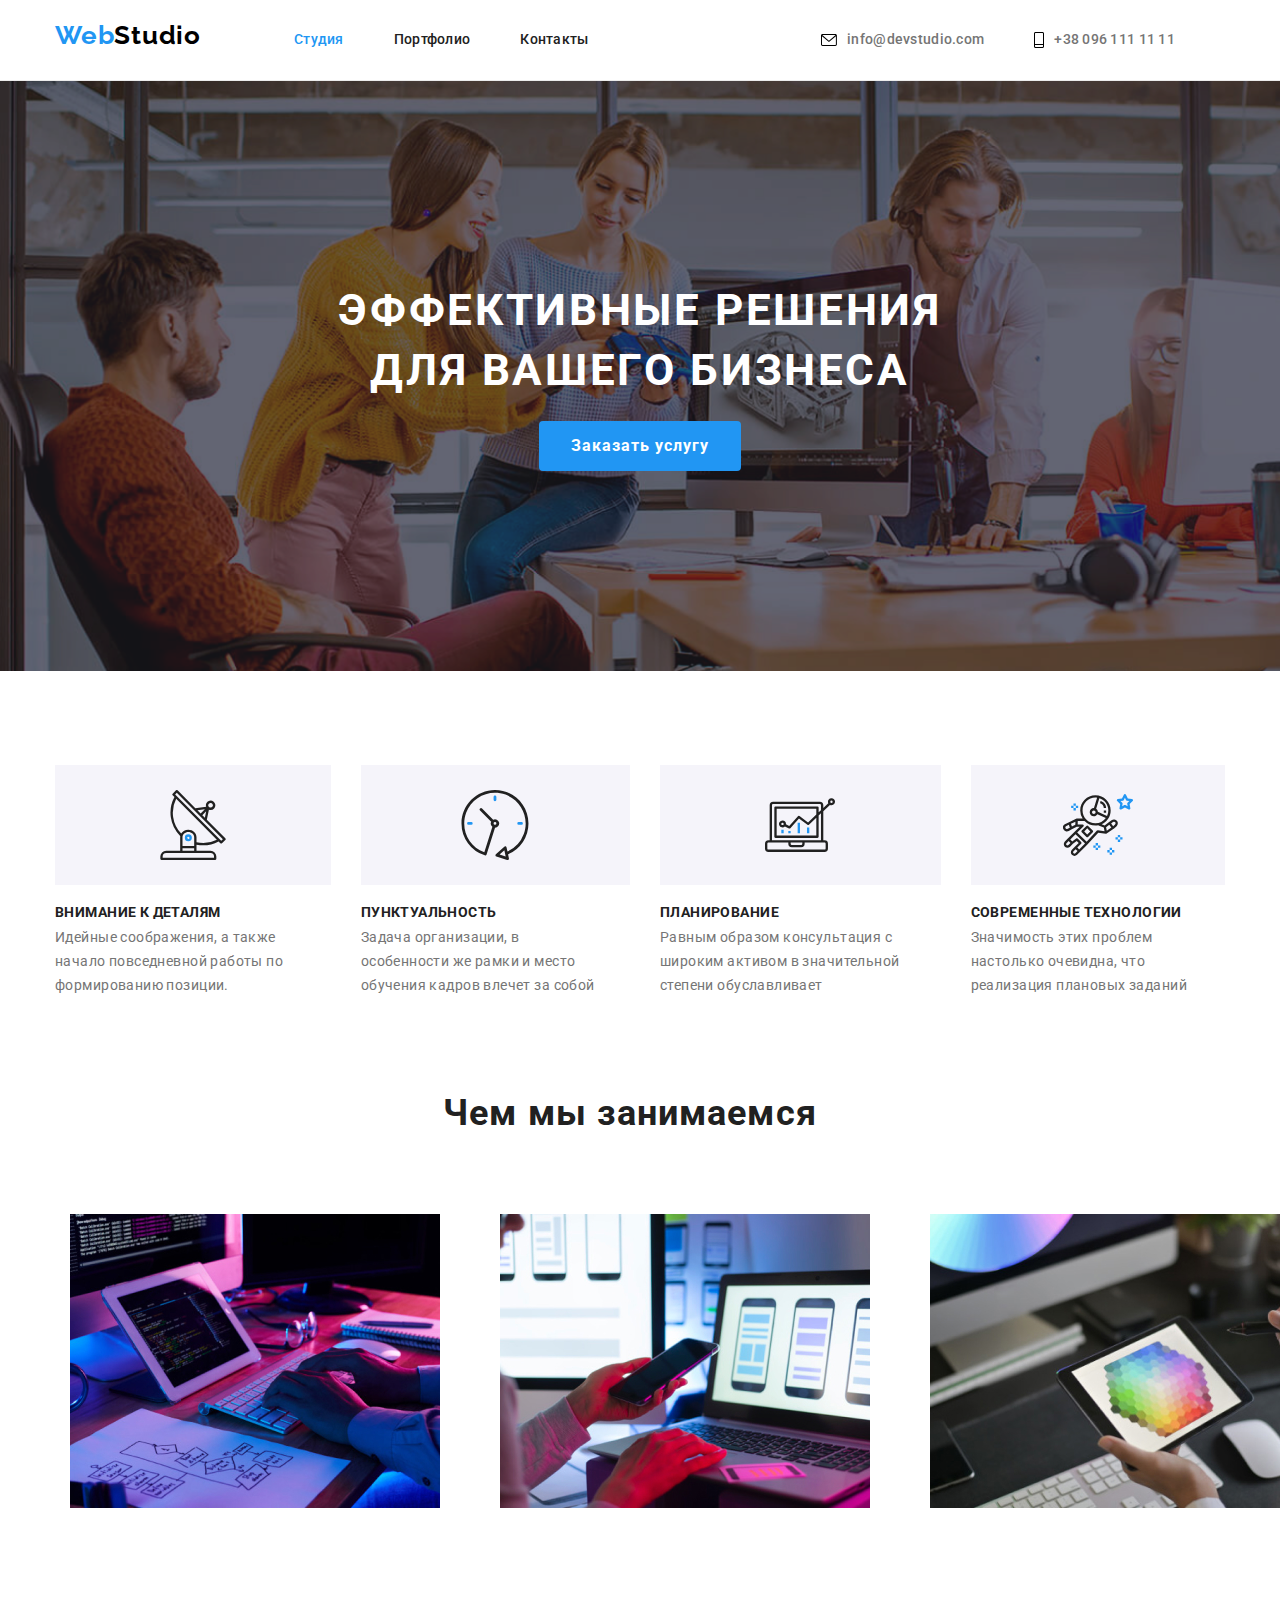
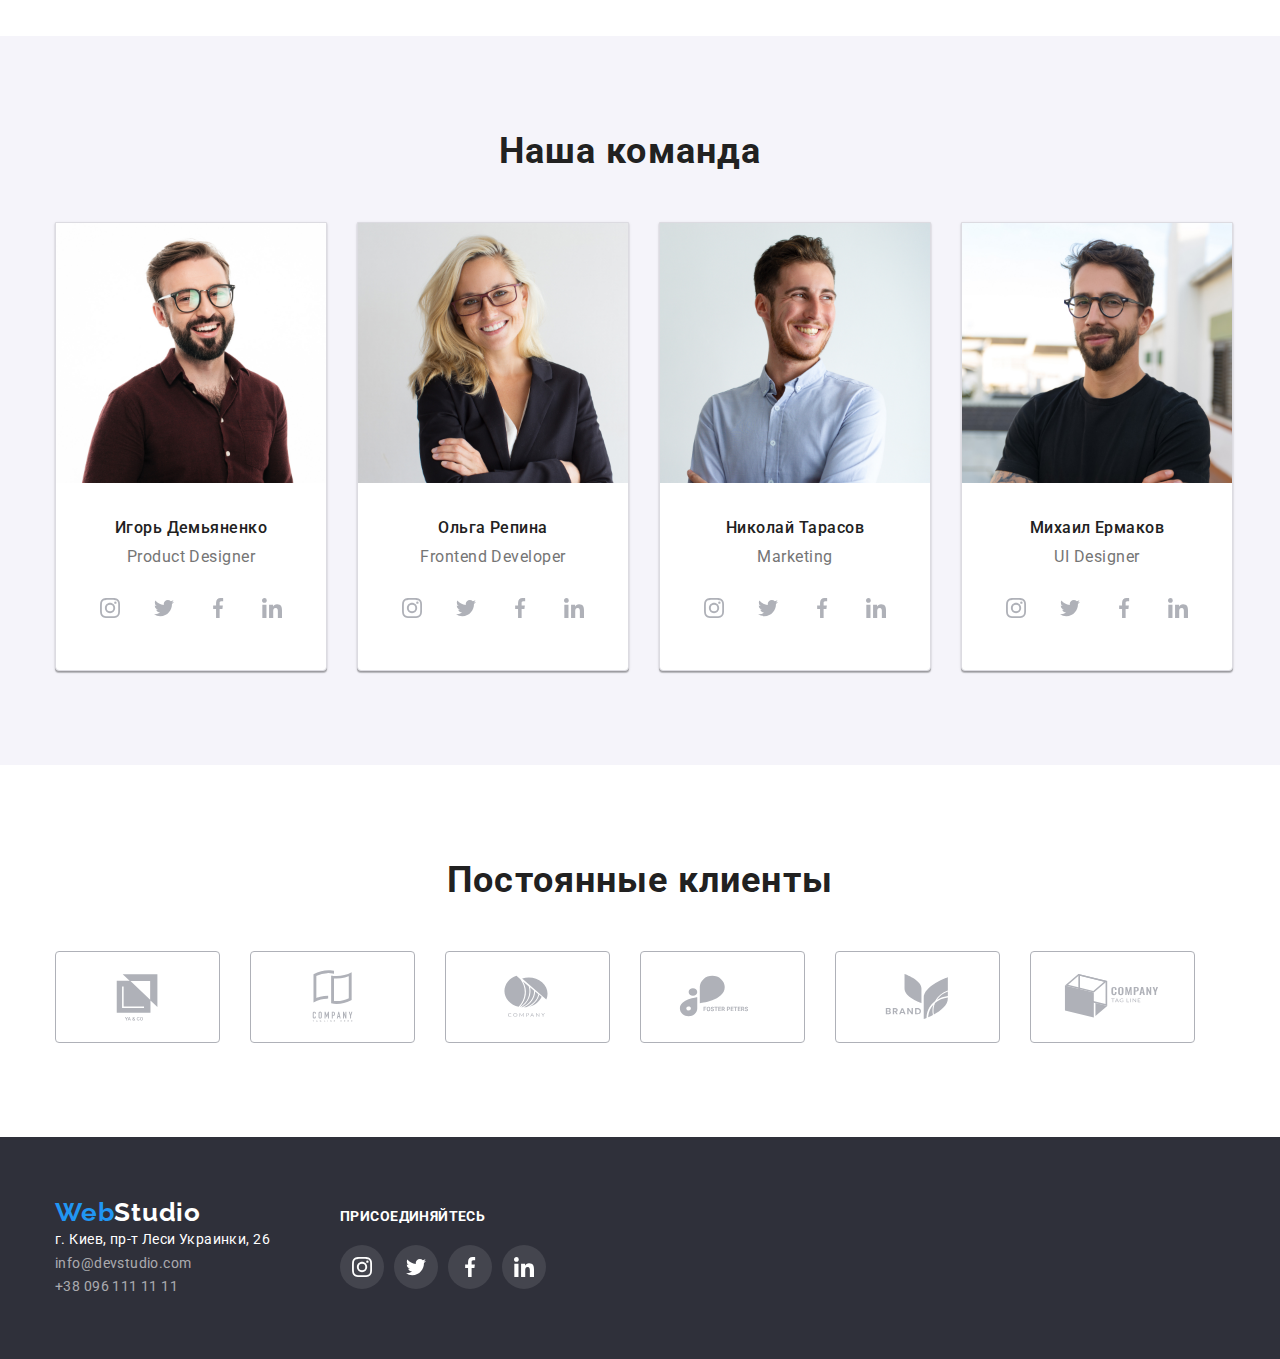
<file: index.html>
<!DOCTYPE html>
<html lang="ru">

<head>
    <meta charset="UTF-8">
    <meta http-equiv="X-UA-Compatible" content="IE=edge">
    <meta name="viewport" content="width=device-width, initial-scale=1.0">
    <title>Document</title>

    
    <link rel="preconnect" href="https://fonts.gstatic.com" crossorigin>
    <link
        href="https://fonts.googleapis.com/css2?family=Raleway:wght@700&family=Roboto:wght@400;500;700;900&display=swap"
        rel="stylesheet">
    <link rel="stylesheet" href="https://cdn.jsdelivr.net/npm/modern-normalize@1.1.0/modern-normalize.min.css" />
    <link rel="stylesheet" href="./css/styles.css">
</head>

<body>

    <!--header -->
    <header class="header-border"> 
    
        <div class="container header-container">
            <a class="title-name link" href="./index.html"> Web<span class="studio-black">Studio</span> </a>
            <nav>
                <ul class="header-options list">
    
                    <li class="header-options-text"><a class="header-options-item link current" href="./index.html"> Студия</a></li>
                    <li class="header-options-text"><a class="header-options-item link " href="./portfolio.html"> Портфолио</a></li>
                    <li class="header-options-text"><a class="header-options-item link " href=""> Контакты</a></li>
                </ul>
            </nav>
    
            <ul class="header-options list header-group">
                <li class="header-options-text" ><a class="header-options-tel link" href="mailto:info@devstudio.com"><svg class="header-icon"  width="16" height="12">
                    <use href="./images/icons2.svg#icon1-envelope"></use>
                </svg>info@devstudio.com</a></li>
                <li class="header-options-text"><a class="header-options-tel link" href="tel:+380961111111">
                    <svg class="header-icon" width="10" height="16">
                        <use href="./images/icons2.svg#icon1-Vector"></use>
                    </svg>+38 096 111 11 11</a></li>
            </ul>    
        </div>
        
    </header>

    <!-- main-->
    <main>
        
        <section class="main-bcg">
            <div class=" container">
                <h1 class="main-text">Эффективные решения для вашего бизнеса</h1>
                <button class="main-btn btn" type="button">Заказать услугу</button>
        </div></section>
        

        <!-- what we do-->
        <section class="section">
            <div class=" container">
            <ul class="list header-container">
                <li class="wedo-group" >
                    <div class="wedo-pic" ><svg class="wedo-icon" width="70" height="70">
                        <use href="./images/wedo.svg#icon-antenna"></use>
                    </svg></div>
                    <h3 class="wedo-head">Внимание к деталям</h3>
                    <p class="wedo-text">Идейные соображения, а также начало повседневной работы по формированию
                        позиции.</p>
                </li>


                <li class="wedo-group">
                    <div class="wedo-pic"><svg class="wedo-icon" width="70" height="70">
                        <use href="./images/wedo.svg#icon-clock"></use>
                    </svg></div>
                    <h3 class="wedo-head">Пунктуальность</h3>
                    <p class="wedo-text">Задача организации, в особенности же рамки и место обучения кадров влечет за
                        собой</p>
                </li>


                <li class="wedo-group">
                    <div class="wedo-pic"><svg class="wedo-icon" width="70" height="70">
                        <use href="./images/wedo.svg#icon-diagram"></use>
                    </svg></div>
                    <h3 class="wedo-head">Планирование</h3>
                    <p class="wedo-text">Равным образом консультация с широким активом в значительной степени
                        обуславливает</p>
                </li>


                <li>
                    <div class="wedo-pic"><svg class="wedo-icon" width="70" height="70">
                        <use href="./images/wedo.svg#icon-astronaut"></use>
                    </svg></div>
                    <h3 class="wedo-head">Современные технологии</h3>
                    <p class="wedo-text">Значимость этих проблем настолько очевидна, что реализация плановых заданий</p>
                </li>
            </ul>
        </div>


        </section>
        <section class="wedo-pics" >
            <div class=" container">
            <h2 class="wedo">Чем мы занимаемся</h2>
            <ul class="wedo-img wedo-list list">
                <li class="wedowedo"><img src="./images/box1.jpg" alt="компьютер-1" width="370"></li>
                <li class="wedowedo" ><img src="./images/box2.jpg" alt="компьютер-2" width="370"></li>
                <li class="wedowedo"><img src="./images/box3.jpg" alt="компьютер-3" width="370"></li>
            </ul>

            </div>
        </section>

        <!-- staff-->
        <section class=" staff-bcg">
            <div class=" container">
            <h2 class="wedo-team">Наша команда</h2>
            <ul class=" staff-list list">
                
                <li class="staff-group"><img class="staff-img" src="./images/4.jpg" alt="Игорь" width="270">
                    <div class="staff-text">
                    <h3 class="staff-name">Игорь Демьяненко</h3>
                    <p class="staff-position" lang="en">Product Designer</p>
                        
                    
                        <ul class="social-media list">
                            <li class="social-media-item">
                                <a class="social-media-link link" href="" target="_blank" rel="noopener noreferer" aria-label="instagram"><svg
                                        class="social-media-icon" width="20" height="20">
                                        <use href="./images/icons.svg#icon-instagram"></use>
                                    </svg></a>
                            </li>
                        
                            <li class="social-media-item"><a class="social-media-link link" href="" target="_blank" rel="noopener noreferer"
                                    aria-label="twitter"><svg class="social-media-icon" width="20" height="20">
                                        <use href="./images/icons.svg#icon-twitter"></use>
                                    </svg></a></li>
                        
                            <li class="social-media-item"><a class="social-media-link link" href="" target="_blank" rel="noopener noreferer"
                                    aria-label="facebook">
                                    <svg class="social-media-icon" width="20" height="20">
                                        <use href="./images/icons.svg#icon-facebook"></use>
                                    </svg></a></li>
                        
                            <li class="social-media-item"><a class="social-media-link link" href="" target="_blank" rel="noopener noreferer"
                                    aria-label="linkedin">
                                    <svg class="social-media-icon" width="20" height="20">
                                        <use href="./images/icons.svg#icon-linkedin"></use>
                                    </svg></a></li>
                        </ul>
                    
                    
                </div></li>

                <li class="staff-group"><img class="staff-img" src="./images/5.jpg" alt="Ольга" width="270">
                    <div class="staff-text">
                    <h3 class="staff-name">Ольга Репина</h3>
                    <p class="staff-position" lang="en">Frontend Developer</p>  
                    <ul class="social-media list">
                        <li class="social-media-item">
                            <a class="social-media-link link" href="" target="_blank" rel="noopener noreferer" aria-label="instagram"><svg
                                    class="social-media-icon" width="20" height="20">
                                    <use href="./images/icons.svg#icon-instagram"></use>
                                </svg></a>
                        </li>
                    
                        <li class="social-media-item"><a class="social-media-link link" href="" target="_blank" rel="noopener noreferer"
                                aria-label="twitter"><svg class="social-media-icon" width="20" height="20">
                                    <use href="./images/icons.svg#icon-twitter"></use>
                                </svg></a></li>
                    
                        <li class="social-media-item"><a class="social-media-link link" href="" target="_blank" rel="noopener noreferer"
                                aria-label="facebook">
                                <svg class="social-media-icon" width="20" height="20">
                                    <use href="./images/icons.svg#icon-facebook"></use>
                                </svg></a></li>
                    
                        <li class="social-media-item"><a class="social-media-link link" href="" target="_blank" rel="noopener noreferer"
                                aria-label="linkedin">
                                <svg class="social-media-icon" width="20" height="20">
                                    <use href="./images/icons.svg#icon-linkedin"></use>
                                </svg></a></li>
                    </ul>
                </div></li>

                <li class="staff-group"><img class="staff-img" src="./images/6.jpg" alt="Николай" width="270">
                    <div class="staff-text">
                    <h3 class="staff-name">Николай Тарасов</h3>
                    <p class="staff-position" lang="en">Marketing</p>
                    <ul class="social-media list">
                        <li class="social-media-item">
                            <a class="social-media-link link" href="" target="_blank" rel="noopener noreferer" aria-label="instagram"><svg
                                    class="social-media-icon" width="20" height="20">
                                    <use href="./images/icons.svg#icon-instagram"></use>
                                </svg></a>
                        </li>
                    
                        <li class="social-media-item"><a class="social-media-link link" href="" target="_blank" rel="noopener noreferer"
                                aria-label="twitter"><svg class="social-media-icon" width="20" height="20">
                                    <use href="./images/icons.svg#icon-twitter"></use>
                                </svg></a></li>
                    
                        <li class="social-media-item"><a class="social-media-link link" href="" target="_blank" rel="noopener noreferer"
                                aria-label="facebook">
                                <svg class="social-media-icon" width="20" height="20">
                                    <use href="./images/icons.svg#icon-facebook"></use>
                                </svg></a></li>
                    
                        <li class="social-media-item"><a class="social-media-link link" href="" target="_blank" rel="noopener noreferer"
                                aria-label="linkedin">
                                <svg class="social-media-icon" width="20" height="20">
                                    <use href="./images/icons.svg#icon-linkedin"></use>
                                </svg></a></li>
                    </ul>
                </div></li>


                <li class="staff-group"><img class="staff-img" src="./images/7.jpg" alt="Михаил" width="270">
                    <div class="staff-text">
                    <h3 class="staff-name">Михаил Ермаков</h3>
                    <p class="staff-position" lang="en">UI Designer</p>
                    <ul class="social-media list">
                        <li class="social-media-item">
                            <a class="social-media-link link" href="" target="_blank" rel="noopener noreferer" aria-label="instagram"><svg
                                    class="social-media-icon" width="20" height="20">
                                    <use href="./images/icons.svg#icon-instagram"></use>
                                </svg></a>
                        </li>
                    
                        <li class="social-media-item"><a class="social-media-link link" href="" target="_blank" rel="noopener noreferer"
                                aria-label="twitter"><svg class="social-media-icon" width="20" height="20">
                                    <use href="./images/icons.svg#icon-twitter"></use>
                                </svg></a></li>
                    
                        <li class="social-media-item"><a class="social-media-link link" href="" target="_blank" rel="noopener noreferer"
                                aria-label="facebook">
                                <svg class="social-media-icon" width="20" height="20">
                                    <use href="./images/icons.svg#icon-facebook"></use>
                                </svg></a></li>
                    
                        <li class="social-media-item"><a class="social-media-link link" href="" target="_blank" rel="noopener noreferer"
                                aria-label="linkedin">
                                <svg class="social-media-icon" width="20" height="20">
                                    <use href="./images/icons.svg#icon-linkedin"></use>
                                </svg></a></li>
                    </ul>
                </div></li>
                
            </ul>
            </div>
        </section>

        <!--clients-->

        <section class=" clients-bcg">
            <div class=" container">
                <h2 class=" clients-name">Постоянные клиенты</h2>
                
                    <ul class="clients-list list">
                        <li class="clients-item" > <a class="clients-link link" href="" target="_blank" rel="noopener noreferer" aria-label="client-1"><svg class=" clients-icon" width="106" height="60">
                        <use href="./images/icons.svg#icon-Logo1"></use></svg> </a></li>
                        <li class="clients-item"> <a class="clients-link link" href="" target="_blank" rel="noopener noreferer" aria-label="client-2"><svg class=" clients-icon" width="106" height="60">
                        <use href="./images/icons.svg#icon-Logo2"></use></svg> </a></li>
                        <li class="clients-item"><a class="clients-link link" href="" target="_blank" rel="noopener noreferer" aria-label="client-3"><svg class=" clients-icon" width="106" height="60">
                        <use href="./images/icons.svg#icon-Logo3"></use></svg> </a></li>
                        <li class="clients-item"><a class="clients-link link" href="" target="_blank" rel="noopener noreferer" aria-label="client-4"><svg class=" clients-icon" width="106" height="60">
                        <use href="./images/icons.svg#icon-Logo4"></use></svg> </a></li>
                        <li class="clients-item"><a class="clients-link link" href="" target="_blank" rel="noopener noreferer" aria-label="client-5"><svg class=" clients-icon" width="106" height="60">
                        <use href="./images/icons.svg#icon-Logo5"></use></svg> </a></li>
                        <li class="clients-item"><a class="clients-link link" href="" target="_blank" rel="noopener noreferer" aria-label="client-6"><svg class=" clients-icon" width="106" height="60">
                        <use href="./images/icons.svg#icon-Logo6"></use></svg> </a></li> 
                    </ul>
            </div>
         </section>


    </main>
    <!--footer-->
    <footer class="footer-bcg">
        <div class="footer-container">
            <div class="footer-list">
                <a class="footer-name link" href="index.html"> Web<span class="studio-white">Studio</span></a>
                
            
                <ul class="list">
                    <li class="footer-white link"><a class="footer-white link" href="https://goo.gl/maps/7HZzm9QdchbtxohQ8" target="_blank" rel="noopener nofollow noreferrer">г. Киев,
                        пр-т Леси Украинки, 26</a></li>
                    <li><a class="footer-grey link" href="mailto:info@devstudio.com">info@devstudio.com</a></li>
                    <li><a class="footer-grey link" href="tel:+380961111111">+38 096 111 11 11</a></li>
                </ul>
            </div>

            <div class="subscribe">
            <p class="subscribe-title">присоединяйтесь</p>
            <ul class="social-media list">
                <li class="social-media-item">
                    <a class="social-media-link link" href="" target="_blank" rel="noopener noreferer" aria-label="instagram">
                        <svg class="social-media-icon-footer" width="20" height="20">
                            <use href="./images/icons.svg#icon-instagram"></use>
                        </svg>
                    </a>
                </li>
                <li class="social-media-item">
                    <a class="social-media-link link" href="" target="_blank" rel="noopener noreferer" aria-label="instagram">
                        <svg class="social-media-icon-footer" width="20" height="20">
                            <use href="./images/icons.svg#icon-twitter"></use>
                        </svg>
                    </a>
                </li>
                <li class="social-media-item">
                    <a class="social-media-link link" href="" target="_blank" rel="noopener noreferer" aria-label="instagram">
                        <svg class="social-media-icon-footer" width="20" height="20">
                            <use href="./images/icons.svg#icon-facebook"></use>
                        </svg>
                    </a>
                </li>
                <li class="social-media-item">
                    <a class="social-media-link link" href="" target="_blank" rel="noopener noreferer" aria-label="instagram">
                        <svg class="social-media-icon-footer" width="20" height="20">
                            <use href="./images/icons.svg#icon-linkedin"></use>
                        </svg>
                    </a>
                </li>
            </ul>
        </div>
        </div>
    </footer>
</body>

</html>
</file>
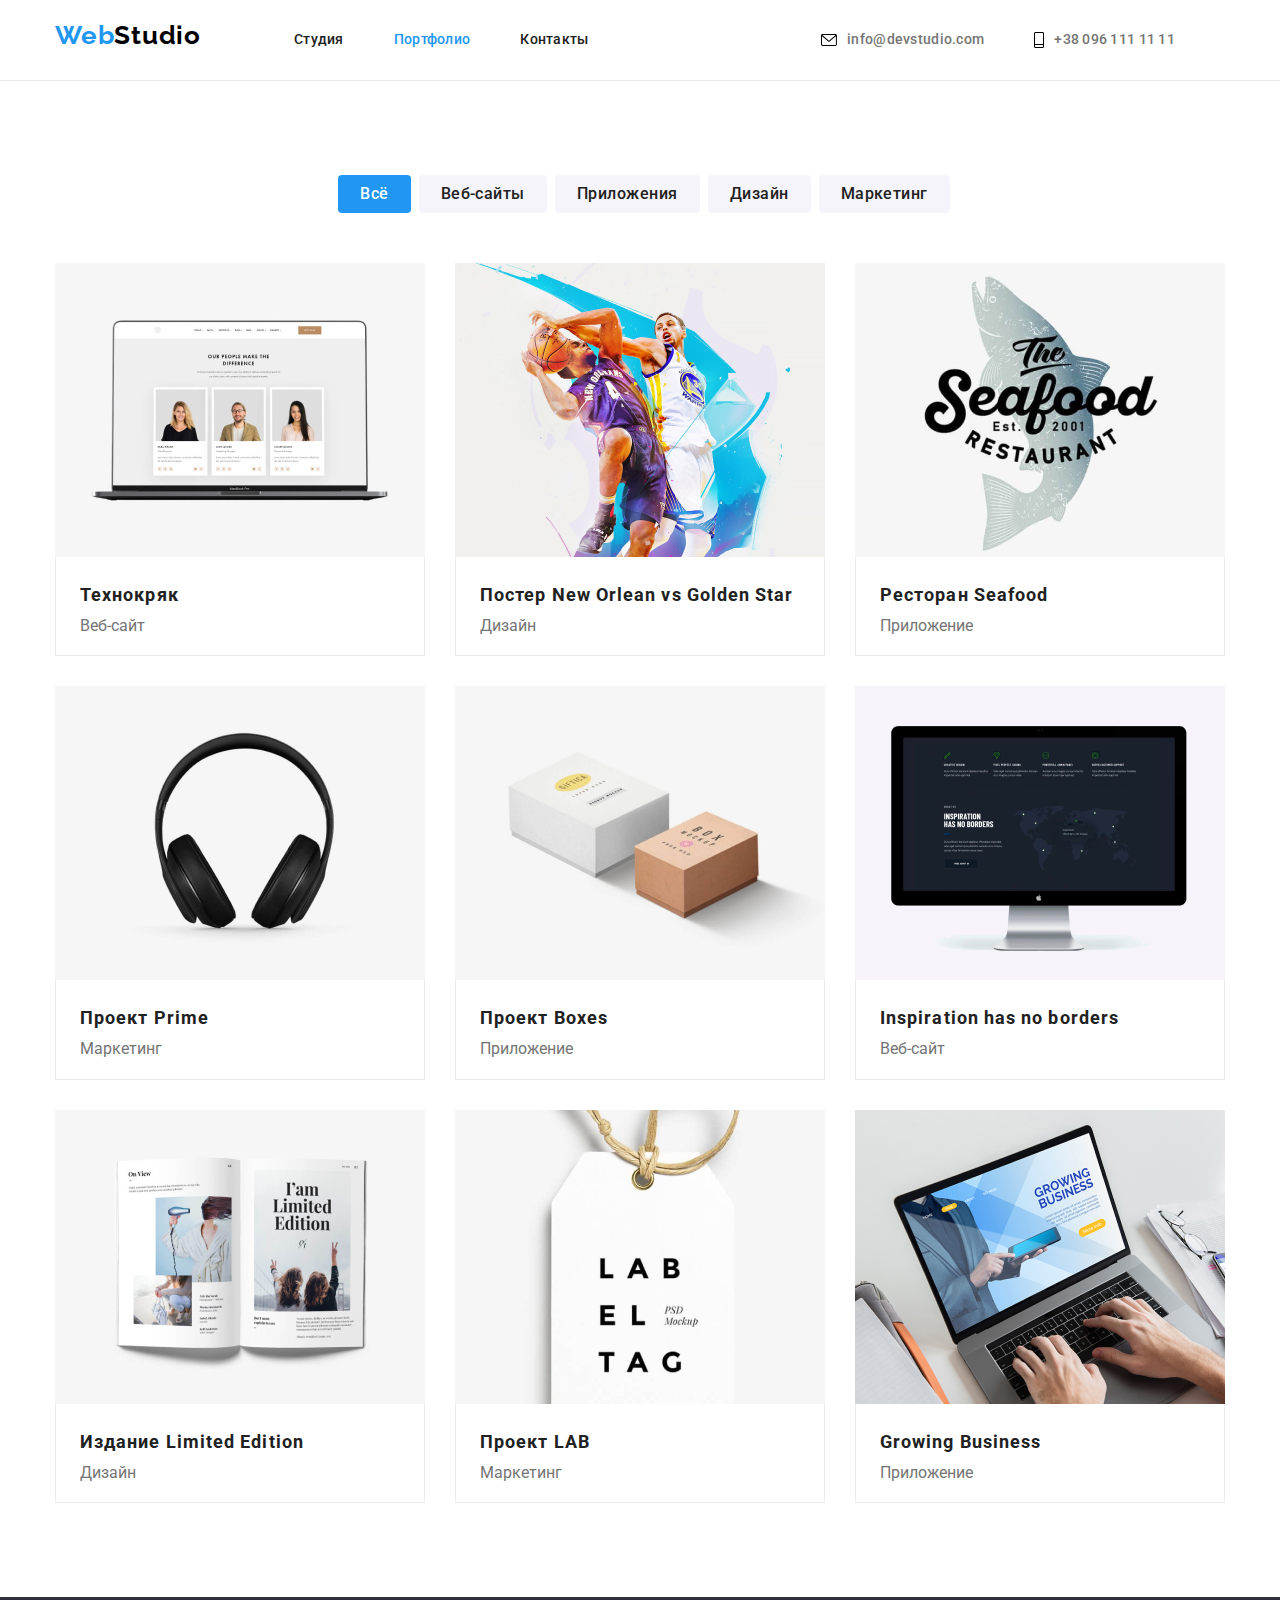
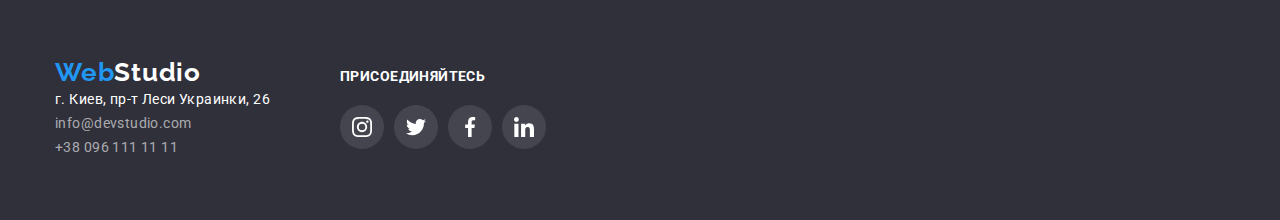
<file: portfolio.html>
<!DOCTYPE html>
<html lang="ru">

<head>
    <meta charset="UTF-8">
    <meta http-equiv="X-UA-Compatible" content="IE=edge">
    <meta name="viewport" content="width=device-width, initial-scale=1.0">
    <title>Document</title>

   
    <link rel="preconnect" href="https://fonts.gstatic.com" crossorigin>
    <link
        href="https://fonts.googleapis.com/css2?family=Raleway:wght@700&family=Roboto:wght@400;500;700;900&display=swap"
        rel="stylesheet">
    <link rel="stylesheet" href="https://cdn.jsdelivr.net/npm/modern-normalize@1.1.0/modern-normalize.min.css" />
    <link rel="stylesheet" href="./css/styles.css">
</head>



<body>
    <!--header -->
    <header class="header-border">
    
        <div class="container header-container">
            <a class="title-name link" href="./index.html"> Web<span class="studio-black">Studio</span> </a>
            <nav>
                <ul class="header-options list">
        
                    <li class="header-options-text"><a class="header-options-item link" href="./index.html"> Студия</a>
                    </li>
                    <li class="header-options-text"><a class="header-options-item link current" href="./portfolio.html"> Портфолио</a>
                    </li>
                    <li class="header-options-text"><a class="header-options-item link" href=""> Контакты</a></li>
                </ul>
            </nav>
        
            <ul class="header-options list header-group">
                <li class="header-options-text"><a class="header-options-tel link" href="mailto:info@devstudio.com"><svg
                            class="header-icon" width="16" height="12">
                            <use href="./images/icons2.svg#icon1-envelope"></use>
                        </svg>info@devstudio.com</a></li>
                <li class="header-options-text"><a class="header-options-tel link" href="tel:+380961111111">
                        <svg class="header-icon" width="10" height="16">
                            <use href="./images/icons2.svg#icon1-Vector"></use>
                        </svg>+38 096 111 11 11</a></li>
            </ul>
        </div>
        
    </header>

    <!-- main-->
    <main>
        <section class="section">
            <div class="container">  
            <ul class="work-list list">
        <li class="btn-portfolio-class"><button class="btn-portfolio current-btn" type="button">Всё</button></li>
        <li class="btn-portfolio-class"><button class="btn-portfolio" type="button">Веб-сайты</button></li>
        <li class="btn-portfolio-class"><button class="btn-portfolio" type="button">Приложения</button></li>
        <li class="btn-portfolio-class"><button class="btn-portfolio" type="button">Дизайн</button></li>
        <li class="btn-portfolio-class"><button class="btn-portfolio" type="button">Маркетинг</button></li>
        </ul>
         
            <ul class=" work-pic list">
<li class="projects-group" ><img class="projects link" src="./images/img-1.jpg" alt="Технокряк" width="270">
    <div class="projects-text"> <h3 class="projects-head">Технокряк</h3>
    <p class="project-kind">Веб-сайт</p></div>
</li>

<li class="projects-group"><img class="projects link" src="./images/img-2.jpg" alt="Постер" width="270">
    <div class="projects-text"><h3 class="projects-head">Постер New Orlean vs Golden Star</h3>
    <p class="project-kind">Дизайн</p></div>
</li>

<li class="projects-group"><img class="projects link" src="./images/img-3.jpg" alt="Ресторан" width="270">
    <div class="projects-text"><h3 class="projects-head">Ресторан Seafood</h3>
    <p class="project-kind">Приложение</p></div>
</li>


<li class="projects-group"><img class="projects link" src="./images/img-4.jpg" alt="Проект" width="270">
    <div class="projects-text"><h3 class="projects-head">Проект Prime</h3>
    <p class="project-kind">Маркетинг</p></div>
</li>
<li class="projects-group"><img class="link projects" src="./images/img-5.jpg" alt="Boxes" width="270">
    <div class="projects-text"><h3 class="projects-head">Проект Boxes</h3>
    <p class="project-kind">Приложение</p></div>
</li>

<li class="projects-group"><img class="projects link" src="./images/img-6.jpg" alt="Inspiration has no borders" width="270">
    <div class="projects-text"><h3 class="projects-head" lang="en"> Inspiration has no borders</h3>
    <p class="project-kind" >Веб-сайт</p></div>
</li>

<li class="projects-group"><img class="projects link" src="./images/img-7.jpg" alt="Издание Limited Edition" width="270">
    <div class="projects-text"><h3 class="projects-head">Издание Limited Edition</h3>
    <p class="project-kind">Дизайн</p></div>
</li>
<li class="projects-group"><img class="projects link" src="./images/img-8.jpg" alt="LAB" width="270">
    <div class="projects-text"><h3 class="projects-head">Проект LAB</h3>
    <p class="project-kind">Маркетинг</p></div></li>

<li class="projects-group"><img class="projects link" src="./images/img-9.jpg" alt="Growing Business" width="270">
    <div class="projects-text"><h3 class="projects-head" lang="en">Growing Business</h3>
    <p class="project-kind" >Приложение</p></div>
</li>

            </ul>
            </div>
        </section>
    </main>
        <!--footer-->
        <footer class="footer-bcg">
            <div class="footer-container">
                <div class="footer-list">
                    <a class="footer-name link" href="index.html"> Web<span class="studio-white">Studio</span></a>
        
        
                    <ul class="list">
                        <li class="footer-white link"><a class="footer-white link" href="https://goo.gl/maps/7HZzm9QdchbtxohQ8"
                                target="_blank" rel="noopener nofollow noreferrer">г. Киев,
                                пр-т Леси Украинки, 26</a></li>
                        <li><a class="footer-grey link" href="mailto:info@devstudio.com">info@devstudio.com</a></li>
                        <li><a class="footer-grey link" href="tel:+380961111111">+38 096 111 11 11</a></li>
                    </ul>
                </div>
        
                <div class="subscribe">
                    <p class="subscribe-title">присоединяйтесь</p>
                    <ul class="social-media list">
                        <li class="social-media-item">
                            <a class="social-media-link link" href="" target="_blank" rel="noopener noreferer" aria-label="instagram">
                                <svg class="social-media-icon-footer" width="20" height="20">
                                    <use href="./images/icons.svg#icon-instagram"></use>
                                </svg>
                            </a>
                        </li>
                        <li class="social-media-item">
                            <a class="social-media-link link" href="" target="_blank" rel="noopener noreferer" aria-label="instagram">
                                <svg class="social-media-icon-footer" width="20" height="20">
                                    <use href="./images/icons.svg#icon-twitter"></use>
                                </svg>
                            </a>
                        </li>
                        <li class="social-media-item">
                            <a class="social-media-link link" href="" target="_blank" rel="noopener noreferer" aria-label="instagram">
                                <svg class="social-media-icon-footer" width="20" height="20">
                                    <use href="./images/icons.svg#icon-facebook"></use>
                                </svg>
                            </a>
                        </li>
                        <li class="social-media-item">
                            <a class="social-media-link link" href="" target="_blank" rel="noopener noreferer" aria-label="instagram">
                                <svg class="social-media-icon-footer" width="20" height="20">
                                    <use href="./images/icons.svg#icon-linkedin"></use>
                                </svg>
                            </a>
                        </li>
                    </ul>
                </div>
                </div>
        </footer>
    </body>
    
    </html>
</file>
<file: css/styles.css>
body{
    font-family: roboto, sans-serif ;
    font-style: normal;
    color: #212121;

    
    display:block;
    margin: 0;
}

*
{ box-sizing: border-box;}

h1,h2,h3,p{margin: 0;}


.link{
    text-decoration: none;
}
.list{
    list-style: none;
    margin: 0;
    padding: 0;
}
.studio-black{color: #000000;}
.studio-white{color: #FFFFFF;}

.header-list{
    display: flex;

}


.container{
width: 1200px;
padding-left: 15px;
padding-right: 15px;
margin-left: auto;
margin-right: auto;
}

.footer-container{
    width: 1200px;
    padding-left: 15px;
    padding-right: 15px;
    margin-left: auto;
    margin-right: auto;
    display: flex;
    align-items: baseline;
}

.header-container{
    display: flex;
    
}
.header-border{
    border-bottom: 1px solid #ececec;
    
}

.wedo{
   
    font-weight: 700;
    font-size: 36px;
    line-height: 1.17;
    text-align: center;
    letter-spacing: 0.03em;
    margin-bottom: 50px;
    color: #212121;
    margin-right: 20px;

    
}
.wedo-team{
    font-weight: 700;
    font-size: 36px;
    line-height: 1.17;
    text-align: center;
    letter-spacing: 0.03em;
    margin-bottom: 50px;
    color: #212121; 
    margin-right: 20px;
}

.wedo-list{
    display:flex;
    margin-right: 50px;
    margin-left: 30px;
}

.wedo-head{

font-weight: 700;
font-size: 14px;
line-height: 1.14;
letter-spacing: 0.03em;
text-transform: uppercase;
margin-top: 20px;

margin-bottom: 5px;

color: #212121;
}
.wedo-text{
    
    font-weight: 400;
    font-size: 14px;
    line-height: 1.71;
    letter-spacing: 0.03em;
    
    color: #757575;
    margin-right: 20px;
    ;

}

.wedo-img{
    margin-left: -15px;
    width: 355px;
   margin-right: 30px;
}


.wedo-pics{
    padding-bottom: 94px;
  
}
.wedo-icon{
    display: flex;
    justify-content: center;
    align-items: center;
    background-color: #F5F4FA;

}

.wedo-pic{
    background-color: #F5F4FA;
height: 120px;
display: flex;
justify-content: center;
align-items: center;

}

.wedowedo{
    margin: 30px;
}

.wedo-group:not(:last-child){
margin-right: 30px;
}

.title-name{
Font-family: Raleway;
font-weight: 700;
font-size: 26px;
line-height: 1.19;
letter-spacing: 0.03em;
margin-bottom: 20px;
margin-top: 20px;
color: #2196F3;
margin-right: 93px;

}

.footer-name{
    font-family: raleway;
    font-weight: 700;
    font-size: 26px;
    line-height: 1.19;
    letter-spacing: 0.03em;
    margin-top: 20px;
    margin-bottom: 20px;
    color: #2196F3;
    
    margin-left: 0px;
}

.header-options{
 display: flex;
 margin-left: auto;
align-items: center;
}

.header-options:hover,
.header-options:focus{
    color: #2196F3;
  
}
    
.header-options-item{
 font-weight: 500;
    font-size: 14px;
    line-height: 1.14;
    letter-spacing: 0.02em;
    color: #212121;

 padding: 32px 0;
 display: block;
 
 }

.header-options-tel{

font-weight: 500;
font-size: 14px;
line-height: 1.14;
letter-spacing: 0.02em;
    color: #757575; 
    
    padding: 32px 0px;
display: flex;
margin-left: auto;
align-items: center;
}
.header-options-text{
margin-right: 50px;
}

.header-icon{
    margin-right: 10px;
    
}

.header-options-item:hover,
.header-options-item:focus,
.header-options-tel:hover,
.header-options-tel:focus,
.footer-white:hover,
.footer-grey:hover,
.footer-white:focus,
.footer-grey:hover{
color:#2196F3;
fill: #2196F3;
}

.btn-portfolio:hover,
.btn-portfolio:focus
{
    background-color: #2196F3;
    color: #ffffff;
    box-shadow: 3px 3px 3px rgba(0, 0, 0, 0.12)
}


.main-text{
 
 
font-size: 44px;
line-height: 1.36;
text-align: center;
letter-spacing: 0.06em;
text-transform: uppercase;

color: #FFFFFF;
font-weight: 700px;
max-width: 700px;
 margin: 0 auto;
}
.main-btn{

    font-weight: 700;
    font-size: 16px;
    line-height: 1.88;
    
    letter-spacing: 0.06em;
     
    color: #FFFFFF;
    background-color: #2196F3;
    text-align: center;
    border-radius: 4px;
    

}
.main-bcg {
    background-image: url(../images/Img\ Overlay.png), url(../images/Img.png) ;
    background-size: cover;
    max-width: 1600px;
    background-color: rgba(47, 48, 58, 0.4);
    text-align: center;
    padding:  200px 0;
   
    
}

.staff-list{
    display:flex;
    margin: -15px;
    
    
}

.staff-name{

font-weight: 500;
font-size: 16px;
line-height: 1.19;
text-align: center;
letter-spacing: 0.03em;
color: #212121;
margin-bottom: 10px;

}

.staff-position{

font-weight: 400;
font-size: 16px;
line-height: 1.19;
text-align: center;
letter-spacing: 0.03em;
margin-bottom: 20px;

color: #757575;

}
.staff-bcg{
    background-color: #F5F4FA;  
    padding: 94px 0; 
}

.staff-text{
    padding-top: 30px;
    padding-bottom: 30px;
}

.staff-group{
    border: 1px solid #DCDBE1;
    margin: 15px;
    background-color: #FFFFFF;
    border-radius:0px 0px 4px 4px;
    box-shadow: 0px 1px 3px rgba(0, 0, 0, 0.12),
    0px 1px 1px rgba(0, 0, 0, 0.14),
    0px 2px 1px rgba(0, 0, 0, 0.2);
}

.staff-social{
    display: flex;
    justify-content: center;
}
.social-media{
    display: flex;
   justify-content: center ;
    
}
.social-media-item{
    width: 44px;
    height: 44px;

}

.social-media-item:hover .social-media-link,
.social-media-item:focus .social-media-link{
fill:#FFFFFF;
background-color: #2196F3;
}

.social-media-link:not(:last-child){
    fill: #AFB1B8;
    display: flex;
    width: 100%;
    height: 100%;
    border-radius: 50%;
    align-items: center;
    justify-content: center;
    margin-right: 10px;
}


.footer-social{
    fill: #fdfefe;

}

.projects {
width: 370px;
display: block;

}
.footer-white{

font-weight: 400;
font-size: 14px;
line-height: 1.71;
letter-spacing: 0.03em;
background-color: #2F303A;
text-transform: none;

color: #FFFFFF;
}
.footer-grey{

font-weight: 400;
font-size: 14px;
line-height: 1.71;
background-color: #2F303A;
letter-spacing: 0.03em;
font-style: normal;
margin-bottom: 9px;
text-transform: none;

color: rgba(255, 255, 255, 0.6);
    }

    .footer-list{
  margin-right: 70px;
  
    }
.footer-bcg{
    background-color: #2F303A;
  padding: 60px 0;
  display: flex;
      
}
.btn{
    font-weight: 700;
    font-size: 16px;
    line-height: 1.88;
    
    letter-spacing: 0.06em;
    background-color: #2196F3;
    color: #FFFFFF;
    padding: 10px 32px;
    margin-top: 20px;
  
    border: none;
}

.btn-portfolio {
    font-family: 'Roboto';
    font-style: normal;
    font-weight: 500;
    font-size: 16px;
    line-height: 1.62;
    padding: 6px 22px;
    letter-spacing: 0.03em;
    color: #212121; 
    
    border: none;
    background-color: #F5F4FA;
    border-radius: 4px;
   
}

.btn-portfolio-class{
   margin-left:8px; 
}

.current{
color: #2196F3;}

.current-btn{
background-color: #2196F3;
color: #FFFFFF;}

.current-shadow:hover,
.current-shadow:focus
{ 
    box-shadow: 0px 1px 3px rgba(0, 0, 0, 0.12),
}

}
.staff{
    font-weight: 700;
    font-size: 36px;
    line-height: 1.17;
    text-align: center;
    letter-spacing: 0.03em;
    
    color: #212121;
}

.work-list{
    display:flex;
   
    margin-bottom: 50px;
   justify-content: center;
}
.work-pic{
    display:flex;
    margin: -15px;
    flex-wrap: wrap;
}
.project-kind{
    color: #757575;
  
}
.projects-group{
width: calc(100% / 3 - 30px);
margin: 15px;
}

.projects-group:hover,
.projects-group:focus{

    box-shadow: 3px 3px 3px rgba(0, 0, 0, 0.12)
}


.projects-text{
    padding: 20px 24px;
    border: 1px solid #ececec;
    border-top: none;
}

.projects-head{
    font-family: 'Roboto';
    font-style: normal;
    font-weight: 700;
    font-size: 18px;
    line-height: 36px;
  margin-bottom: 4px;
    letter-spacing: 0.06em;
    
    color: #212121;
}
.section{
     padding: 94px 0;
}







.clients-link{
    color: #AFB1B8;
    width: 100%;
    height: 100%;
    display: flex;
    justify-content: center;
    align-items: center;
    border: 1px solid #AFB1B8;
    border-radius: 4px;
}
.clients-list{
display: flex;

}

.clients-item {
    
    height: 92px;
    width: calc(100% / 6 - 30px);
    margin-right: 30px;
}

.clients-icon{
display:flex;
width: 106px;
height: 60px;
fill: currentColor}

.clients-link:hover,
.clients-link:focus {
    border-color: #2196F3;
    color: #2196F3;
}

.clients-icon-list {
    display: flex;
    width: 170px;
    height: 92px;
    border: 1px solid #AFB1B8;
    margin: 20px;
    fill: #E5E5E5;}


.clients-name {
    

    font-weight: 700;
    font-size: 36px;
    line-height: 1.17;
    text-align: center;
    letter-spacing: 0.03em;
    margin-bottom: 50px;
    color: #212121; 
    }
.clients-list {
    display: flex;
    justify-content: center;}

.footer-join{
   margin-left: 70px;}
  

.clients-bcg{
padding: 94px 0;

}
.footer .container{
  
  display: flex;
}

.footer-join-item{
margin-top: 12px;
margin-bottom: 20px;

font-weight: 700;
font-size: 14px;
line-height: 1.14;
letter-spacing: 0.03em;
text-transform: uppercase;
color: #ffffff ;

}

.footer-social{
display: flex;
justify-content: center;
}

.footer-social:hover ,
.footer-social:focus  {
    fill: #FFFFFF;
    background-color: #2196F3;}


.subscribe-title{
margin-top: 12px;
margin-bottom: 20px;

font-weight: 700;
font-size: 14px;
line-height: 1.14;
letter-spacing: 0.03em;
text-transform: uppercase;
color:#fff;

}
.social-media{
display: flex;
justify-content: center;
}
.social-media-item{
width: 44px;
height: 44px;
margin-bottom: 10px;}

.social-media-item:not(:last-child) { 
    margin-right: 10px;
}
.social-media-link{
display: flex;
width: 100%;
height: 100%;
border-radius: 50%;
align-items: center;
justify-content: center;
color: #ffffff;
background: rgba(255, 255, 255, 0.1);


}
.social-media-icon{
fill: #AFB1B8;
}


.social-media-icon-footer{
fill: #ffffff;

}

.social-media-link:focus .social-media-icon,
.social-media-link:hover .social-media-icon {
    fill: #FFFFFF;}
</file>
